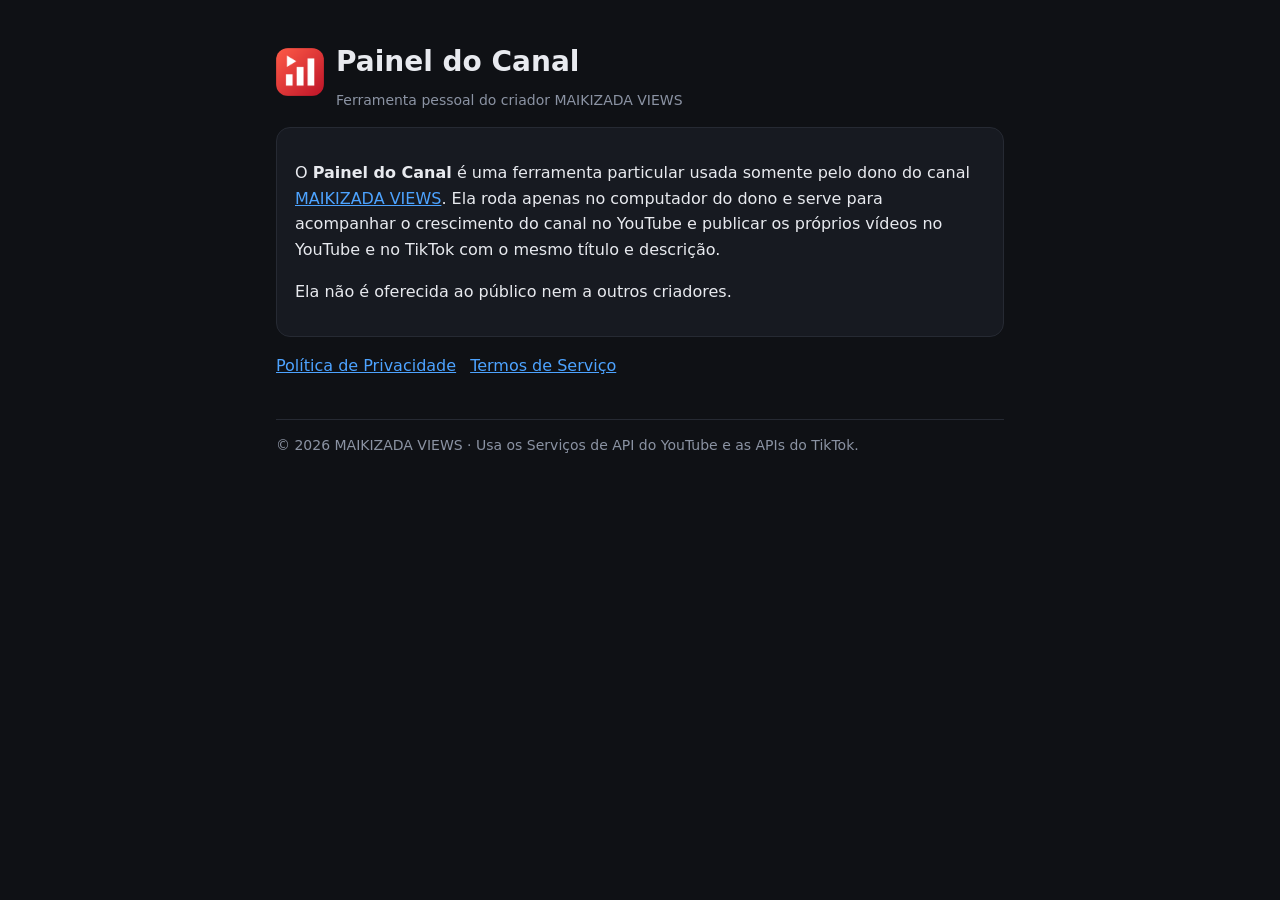
<file: index.html>
<!doctype html>
<html lang="pt-BR">
<head>
  <meta charset="utf-8">
  <meta name="viewport" content="width=device-width, initial-scale=1">
  <title>Painel do Canal</title>
  <link rel="icon" href="icone.png">
  <link rel="stylesheet" href="estilo.css">
</head>
<body>
  <main>
    <div class="topo"><img src="icone.png" alt=""><div><h1>Painel do Canal</h1><div class="suave">Ferramenta pessoal do criador MAIKIZADA VIEWS</div></div></div>

    <div class="cartao">
      <p>O <b>Painel do Canal</b> é uma ferramenta particular usada somente pelo dono do canal
        <a href="https://www.youtube.com/@maikizada-d9h" target="_blank" rel="noopener">MAIKIZADA VIEWS</a>.
        Ela roda apenas no computador do dono e serve para acompanhar o crescimento do canal no YouTube
        e publicar os próprios vídeos no YouTube e no TikTok com o mesmo título e descrição.</p>
      <p>Ela não é oferecida ao público nem a outros criadores.</p>
    </div>

    <div class="links">
      <a href="privacidade.html">Política de Privacidade</a>
      <a href="termos.html">Termos de Serviço</a>
    </div>

    <footer class="suave">© 2026 MAIKIZADA VIEWS · Usa os Serviços de API do YouTube e as APIs do TikTok.</footer>
  </main>
</body>
</html>
</file>
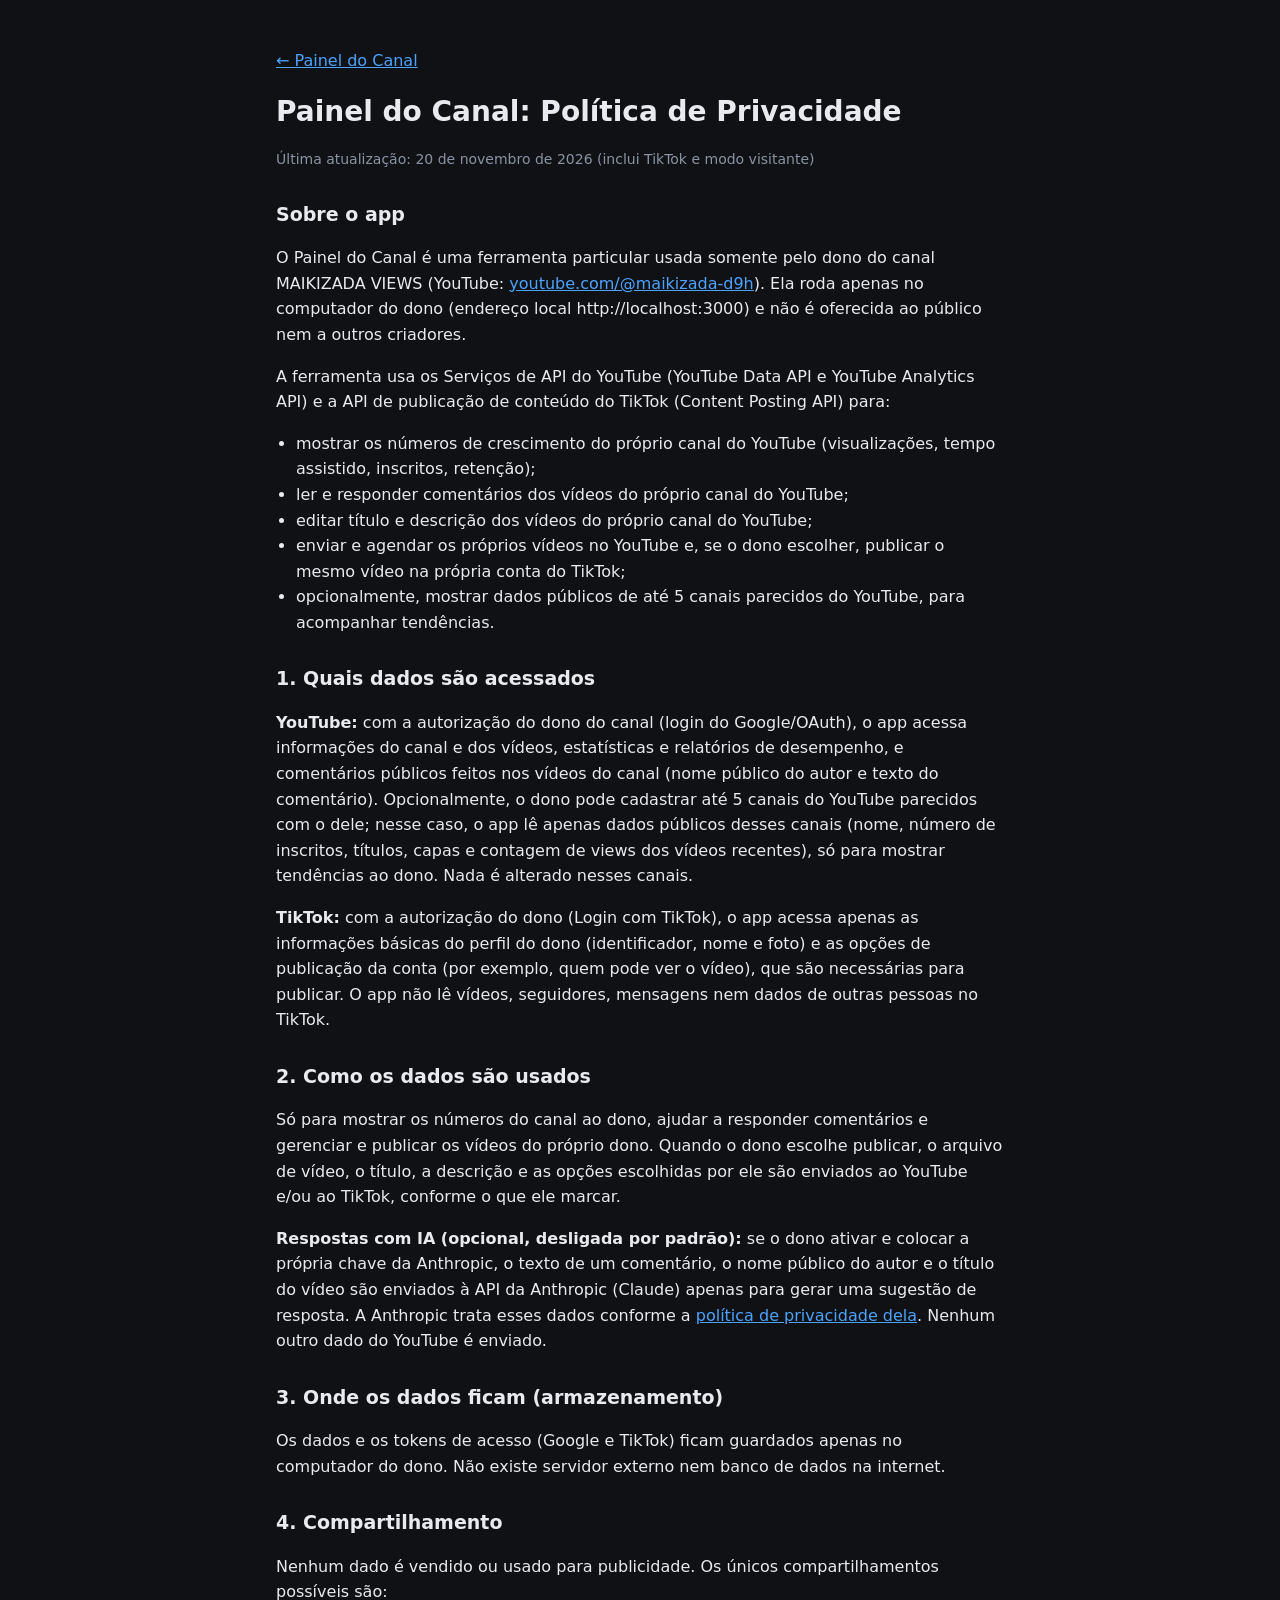
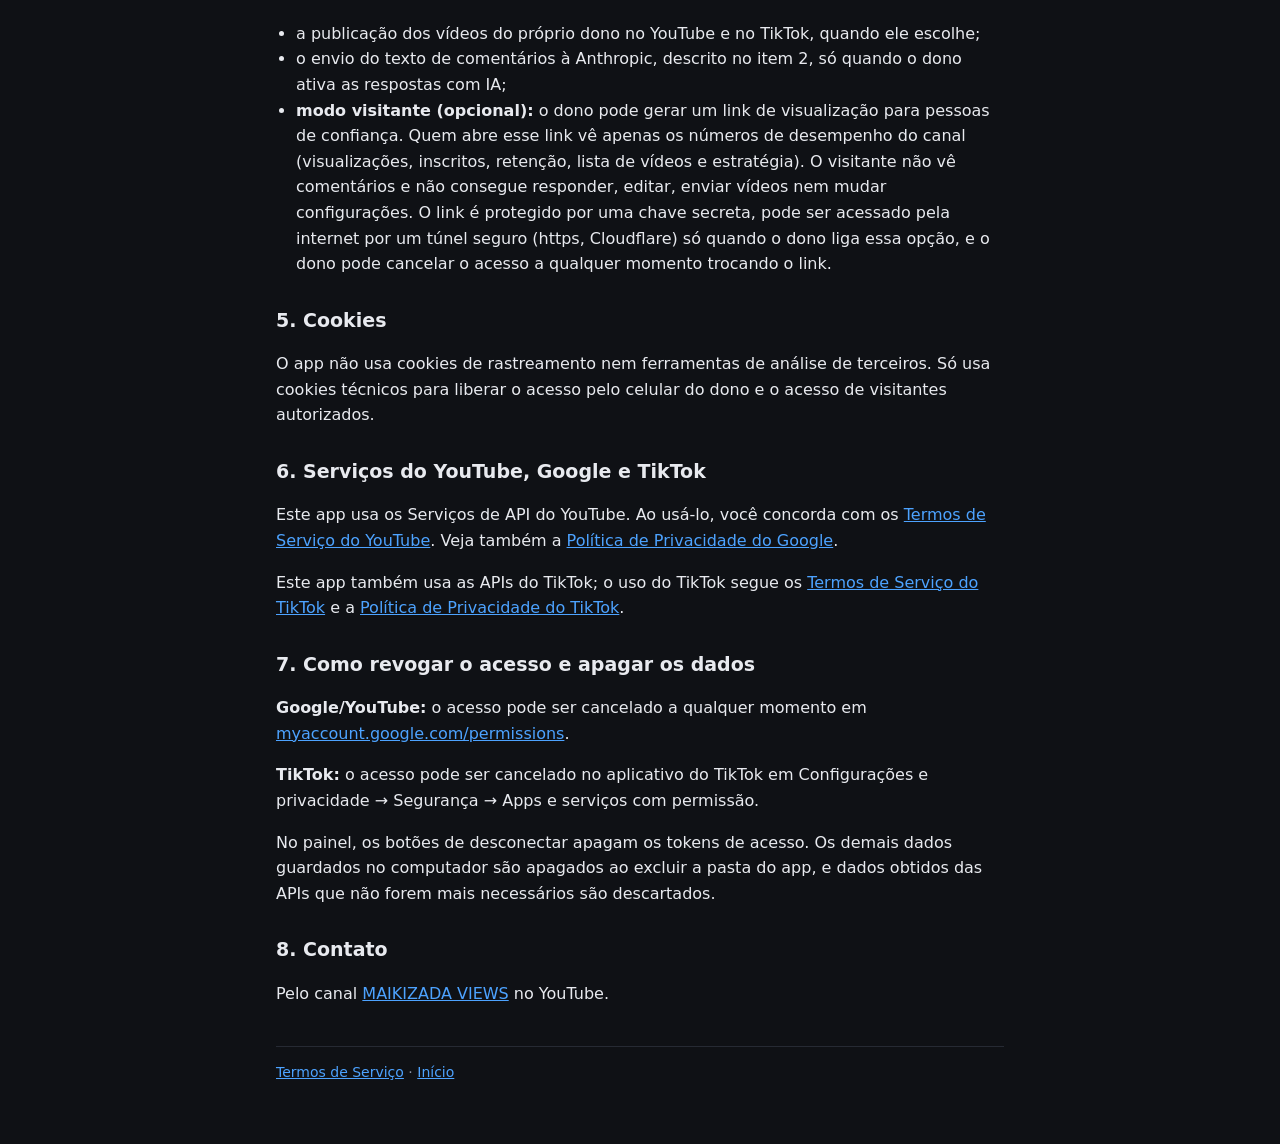
<file: privacidade.html>
<!doctype html>
<html lang="pt-BR">
<head>
  <meta charset="utf-8">
  <meta name="viewport" content="width=device-width, initial-scale=1">
  <title>Política de Privacidade · Painel do Canal</title>
  <link rel="icon" href="icone.png">
  <link rel="stylesheet" href="estilo.css">
</head>
<body>
  <main>
    <p><a href="index.html">← Painel do Canal</a></p>
    <h1>Painel do Canal: Política de Privacidade</h1>
    <p class="suave">Última atualização: 20 de novembro de 2026 (inclui TikTok e modo visitante)</p>

    <h2>Sobre o app</h2>
    <p>O Painel do Canal é uma ferramenta particular usada somente pelo dono do canal MAIKIZADA VIEWS
      (YouTube: <a href="https://www.youtube.com/@maikizada-d9h" target="_blank" rel="noopener">youtube.com/@maikizada-d9h</a>).
      Ela roda apenas no computador do dono (endereço local http://localhost:3000) e não é oferecida ao público nem a outros criadores.</p>
    <p>A ferramenta usa os Serviços de API do YouTube (YouTube Data API e YouTube Analytics API) e a API de publicação de conteúdo do TikTok (Content Posting API) para:</p>
    <ul>
      <li>mostrar os números de crescimento do próprio canal do YouTube (visualizações, tempo assistido, inscritos, retenção);</li>
      <li>ler e responder comentários dos vídeos do próprio canal do YouTube;</li>
      <li>editar título e descrição dos vídeos do próprio canal do YouTube;</li>
      <li>enviar e agendar os próprios vídeos no YouTube e, se o dono escolher, publicar o mesmo vídeo na própria conta do TikTok;</li>
      <li>opcionalmente, mostrar dados públicos de até 5 canais parecidos do YouTube, para acompanhar tendências.</li>
    </ul>

    <h2>1. Quais dados são acessados</h2>
    <p><b>YouTube:</b> com a autorização do dono do canal (login do Google/OAuth), o app acessa informações do canal e dos vídeos, estatísticas
      e relatórios de desempenho, e comentários públicos feitos nos vídeos do canal (nome público do autor e texto do comentário).
      Opcionalmente, o dono pode cadastrar até 5 canais do YouTube parecidos com o dele; nesse caso, o app lê apenas dados públicos desses
      canais (nome, número de inscritos, títulos, capas e contagem de views dos vídeos recentes), só para mostrar tendências ao dono. Nada é alterado nesses canais.</p>
    <p><b>TikTok:</b> com a autorização do dono (Login com TikTok), o app acessa apenas as informações básicas do perfil do dono (identificador, nome e foto)
      e as opções de publicação da conta (por exemplo, quem pode ver o vídeo), que são necessárias para publicar. O app não lê vídeos, seguidores,
      mensagens nem dados de outras pessoas no TikTok.</p>

    <h2>2. Como os dados são usados</h2>
    <p>Só para mostrar os números do canal ao dono, ajudar a responder comentários e gerenciar e publicar os vídeos do próprio dono.
      Quando o dono escolhe publicar, o arquivo de vídeo, o título, a descrição e as opções escolhidas por ele são enviados ao YouTube e/ou ao TikTok, conforme o que ele marcar.</p>
    <p><b>Respostas com IA (opcional, desligada por padrão):</b> se o dono ativar e colocar a própria chave da Anthropic, o texto de um comentário,
      o nome público do autor e o título do vídeo são enviados à API da Anthropic (Claude) apenas para gerar uma sugestão de resposta.
      A Anthropic trata esses dados conforme a <a href="https://www.anthropic.com/legal/privacy" target="_blank" rel="noopener">política de privacidade dela</a>.
      Nenhum outro dado do YouTube é enviado.</p>

    <h2>3. Onde os dados ficam (armazenamento)</h2>
    <p>Os dados e os tokens de acesso (Google e TikTok) ficam guardados apenas no computador do dono. Não existe servidor externo nem banco de dados na internet.</p>

    <h2>4. Compartilhamento</h2>
    <p>Nenhum dado é vendido ou usado para publicidade. Os únicos compartilhamentos possíveis são:</p>
    <ul>
      <li>a publicação dos vídeos do próprio dono no YouTube e no TikTok, quando ele escolhe;</li>
      <li>o envio do texto de comentários à Anthropic, descrito no item 2, só quando o dono ativa as respostas com IA;</li>
      <li><b>modo visitante (opcional):</b> o dono pode gerar um link de visualização para pessoas de confiança. Quem abre esse link vê apenas os números
        de desempenho do canal (visualizações, inscritos, retenção, lista de vídeos e estratégia). O visitante não vê comentários e não consegue responder,
        editar, enviar vídeos nem mudar configurações. O link é protegido por uma chave secreta, pode ser acessado pela internet por um túnel seguro
        (https, Cloudflare) só quando o dono liga essa opção, e o dono pode cancelar o acesso a qualquer momento trocando o link.</li>
    </ul>

    <h2>5. Cookies</h2>
    <p>O app não usa cookies de rastreamento nem ferramentas de análise de terceiros. Só usa cookies técnicos para liberar o acesso pelo celular do dono e o acesso de visitantes autorizados.</p>

    <h2>6. Serviços do YouTube, Google e TikTok</h2>
    <p>Este app usa os Serviços de API do YouTube. Ao usá-lo, você concorda com os
      <a href="https://www.youtube.com/t/terms" target="_blank" rel="noopener">Termos de Serviço do YouTube</a>.
      Veja também a <a href="https://policies.google.com/privacy" target="_blank" rel="noopener">Política de Privacidade do Google</a>.</p>
    <p>Este app também usa as APIs do TikTok; o uso do TikTok segue os
      <a href="https://www.tiktok.com/legal/terms-of-service" target="_blank" rel="noopener">Termos de Serviço do TikTok</a> e a
      <a href="https://www.tiktok.com/legal/privacy-policy" target="_blank" rel="noopener">Política de Privacidade do TikTok</a>.</p>

    <h2>7. Como revogar o acesso e apagar os dados</h2>
    <p><b>Google/YouTube:</b> o acesso pode ser cancelado a qualquer momento em
      <a href="https://myaccount.google.com/permissions" target="_blank" rel="noopener">myaccount.google.com/permissions</a>.</p>
    <p><b>TikTok:</b> o acesso pode ser cancelado no aplicativo do TikTok em Configurações e privacidade → Segurança → Apps e serviços com permissão.</p>
    <p>No painel, os botões de desconectar apagam os tokens de acesso. Os demais dados guardados no computador são apagados ao excluir a pasta do app,
      e dados obtidos das APIs que não forem mais necessários são descartados.</p>

    <h2>8. Contato</h2>
    <p>Pelo canal <a href="https://www.youtube.com/@maikizada-d9h" target="_blank" rel="noopener">MAIKIZADA VIEWS</a> no YouTube.</p>

    <footer class="suave"><a href="termos.html">Termos de Serviço</a> · <a href="index.html">Início</a></footer>
  </main>
</body>
</html>
</file>
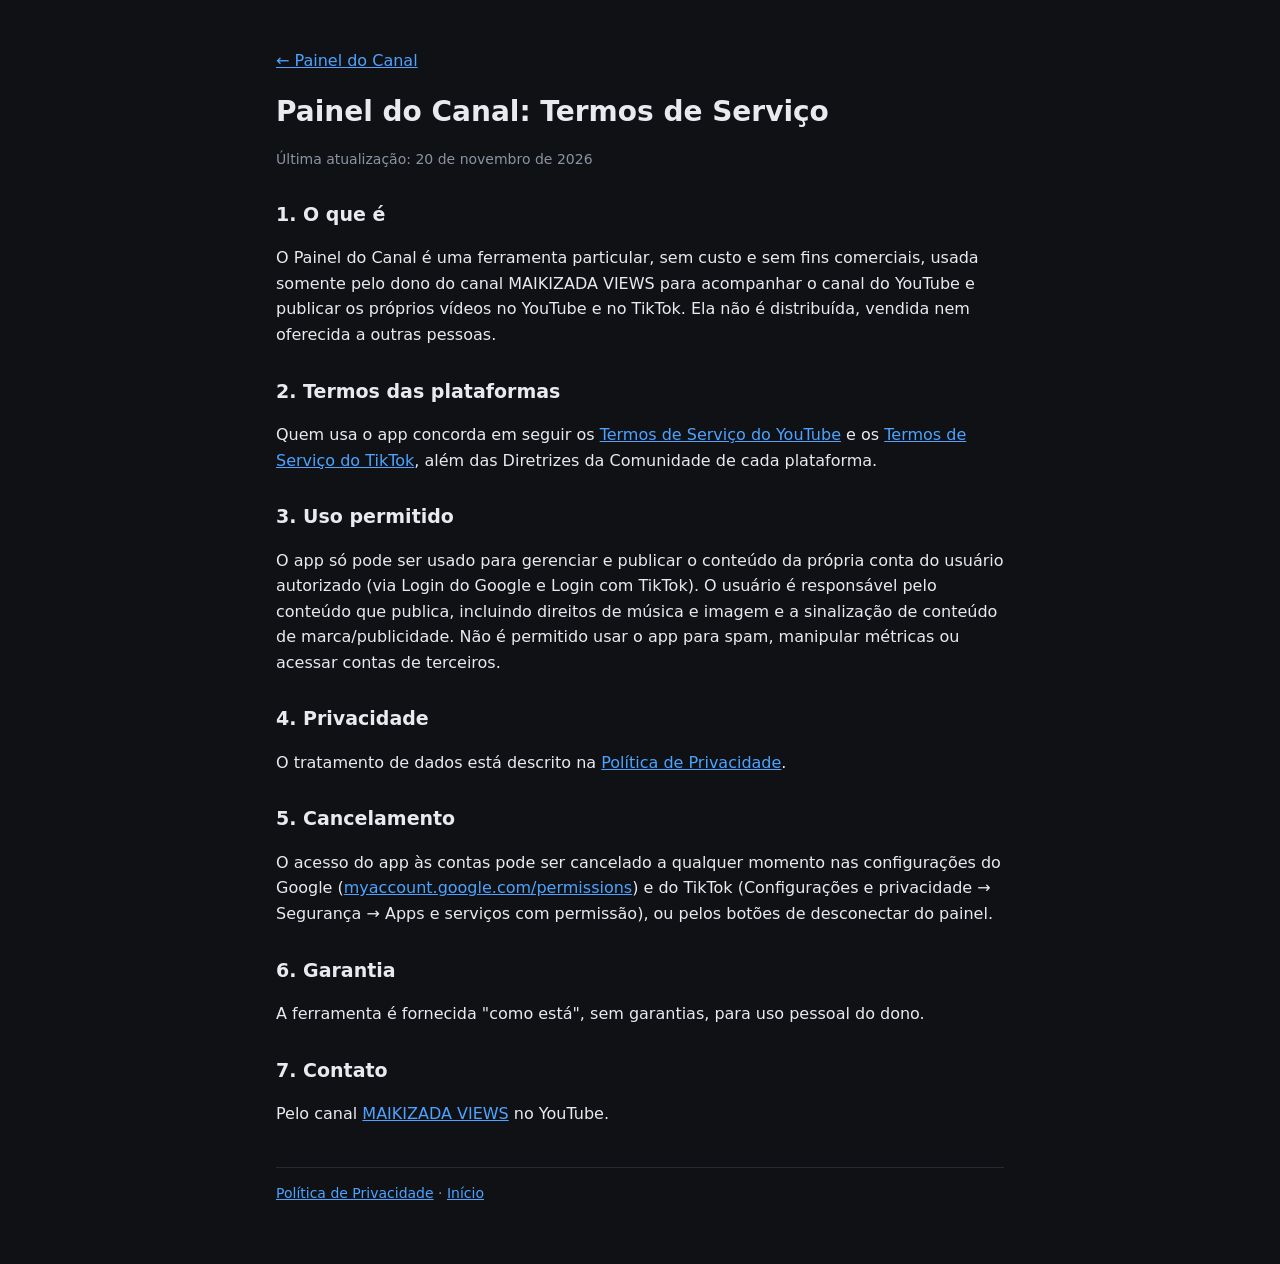
<file: termos.html>
<!doctype html>
<html lang="pt-BR">
<head>
  <meta charset="utf-8">
  <meta name="viewport" content="width=device-width, initial-scale=1">
  <title>Termos de Serviço · Painel do Canal</title>
  <link rel="icon" href="icone.png">
  <link rel="stylesheet" href="estilo.css">
</head>
<body>
  <main>
    <p><a href="index.html">← Painel do Canal</a></p>
    <h1>Painel do Canal: Termos de Serviço</h1>
    <p class="suave">Última atualização: 20 de novembro de 2026</p>

    <h2>1. O que é</h2>
    <p>O Painel do Canal é uma ferramenta particular, sem custo e sem fins comerciais, usada somente pelo dono do canal MAIKIZADA VIEWS
      para acompanhar o canal do YouTube e publicar os próprios vídeos no YouTube e no TikTok. Ela não é distribuída, vendida nem oferecida a outras pessoas.</p>

    <h2>2. Termos das plataformas</h2>
    <p>Quem usa o app concorda em seguir os <a href="https://www.youtube.com/t/terms" target="_blank" rel="noopener">Termos de Serviço do YouTube</a>
      e os <a href="https://www.tiktok.com/legal/terms-of-service" target="_blank" rel="noopener">Termos de Serviço do TikTok</a>,
      além das Diretrizes da Comunidade de cada plataforma.</p>

    <h2>3. Uso permitido</h2>
    <p>O app só pode ser usado para gerenciar e publicar o conteúdo da própria conta do usuário autorizado (via Login do Google e Login com TikTok).
      O usuário é responsável pelo conteúdo que publica, incluindo direitos de música e imagem e a sinalização de conteúdo de marca/publicidade.
      Não é permitido usar o app para spam, manipular métricas ou acessar contas de terceiros.</p>

    <h2>4. Privacidade</h2>
    <p>O tratamento de dados está descrito na <a href="privacidade.html">Política de Privacidade</a>.</p>

    <h2>5. Cancelamento</h2>
    <p>O acesso do app às contas pode ser cancelado a qualquer momento nas configurações do Google
      (<a href="https://myaccount.google.com/permissions" target="_blank" rel="noopener">myaccount.google.com/permissions</a>)
      e do TikTok (Configurações e privacidade → Segurança → Apps e serviços com permissão), ou pelos botões de desconectar do painel.</p>

    <h2>6. Garantia</h2>
    <p>A ferramenta é fornecida "como está", sem garantias, para uso pessoal do dono.</p>

    <h2>7. Contato</h2>
    <p>Pelo canal <a href="https://www.youtube.com/@maikizada-d9h" target="_blank" rel="noopener">MAIKIZADA VIEWS</a> no YouTube.</p>

    <footer class="suave"><a href="privacidade.html">Política de Privacidade</a> · <a href="index.html">Início</a></footer>
  </main>
</body>
</html>
</file>
<file: estilo.css>
:root { --fundo: #0f1115; --cartao: #171a21; --borda: #262a33; --texto: #e8eaef; --suave: #8b93a3; --azul: #4da3ff; --vermelho: #ff4d4d; }
* { box-sizing: border-box; }
body { margin: 0; background: var(--fundo); color: var(--texto); font-family: system-ui, -apple-system, "Segoe UI", Roboto, sans-serif; line-height: 1.6; }
main { max-width: 760px; margin: 0 auto; padding: 32px 16px 60px; }
a { color: var(--azul); }
h1 { font-size: 28px; margin: 8px 0 4px; }
h2 { font-size: 19px; margin-top: 28px; }
.suave { color: var(--suave); font-size: 14px; }
.topo { display: flex; align-items: center; gap: 12px; }
.topo img { width: 48px; height: 48px; border-radius: 12px; }
.cartao { background: var(--cartao); border: 1px solid var(--borda); border-radius: 14px; padding: 16px 18px; margin: 16px 0; }
.links { display: flex; gap: 14px; flex-wrap: wrap; }
ul { padding-left: 20px; }
footer { margin-top: 40px; border-top: 1px solid var(--borda); padding-top: 14px; }
</file>
